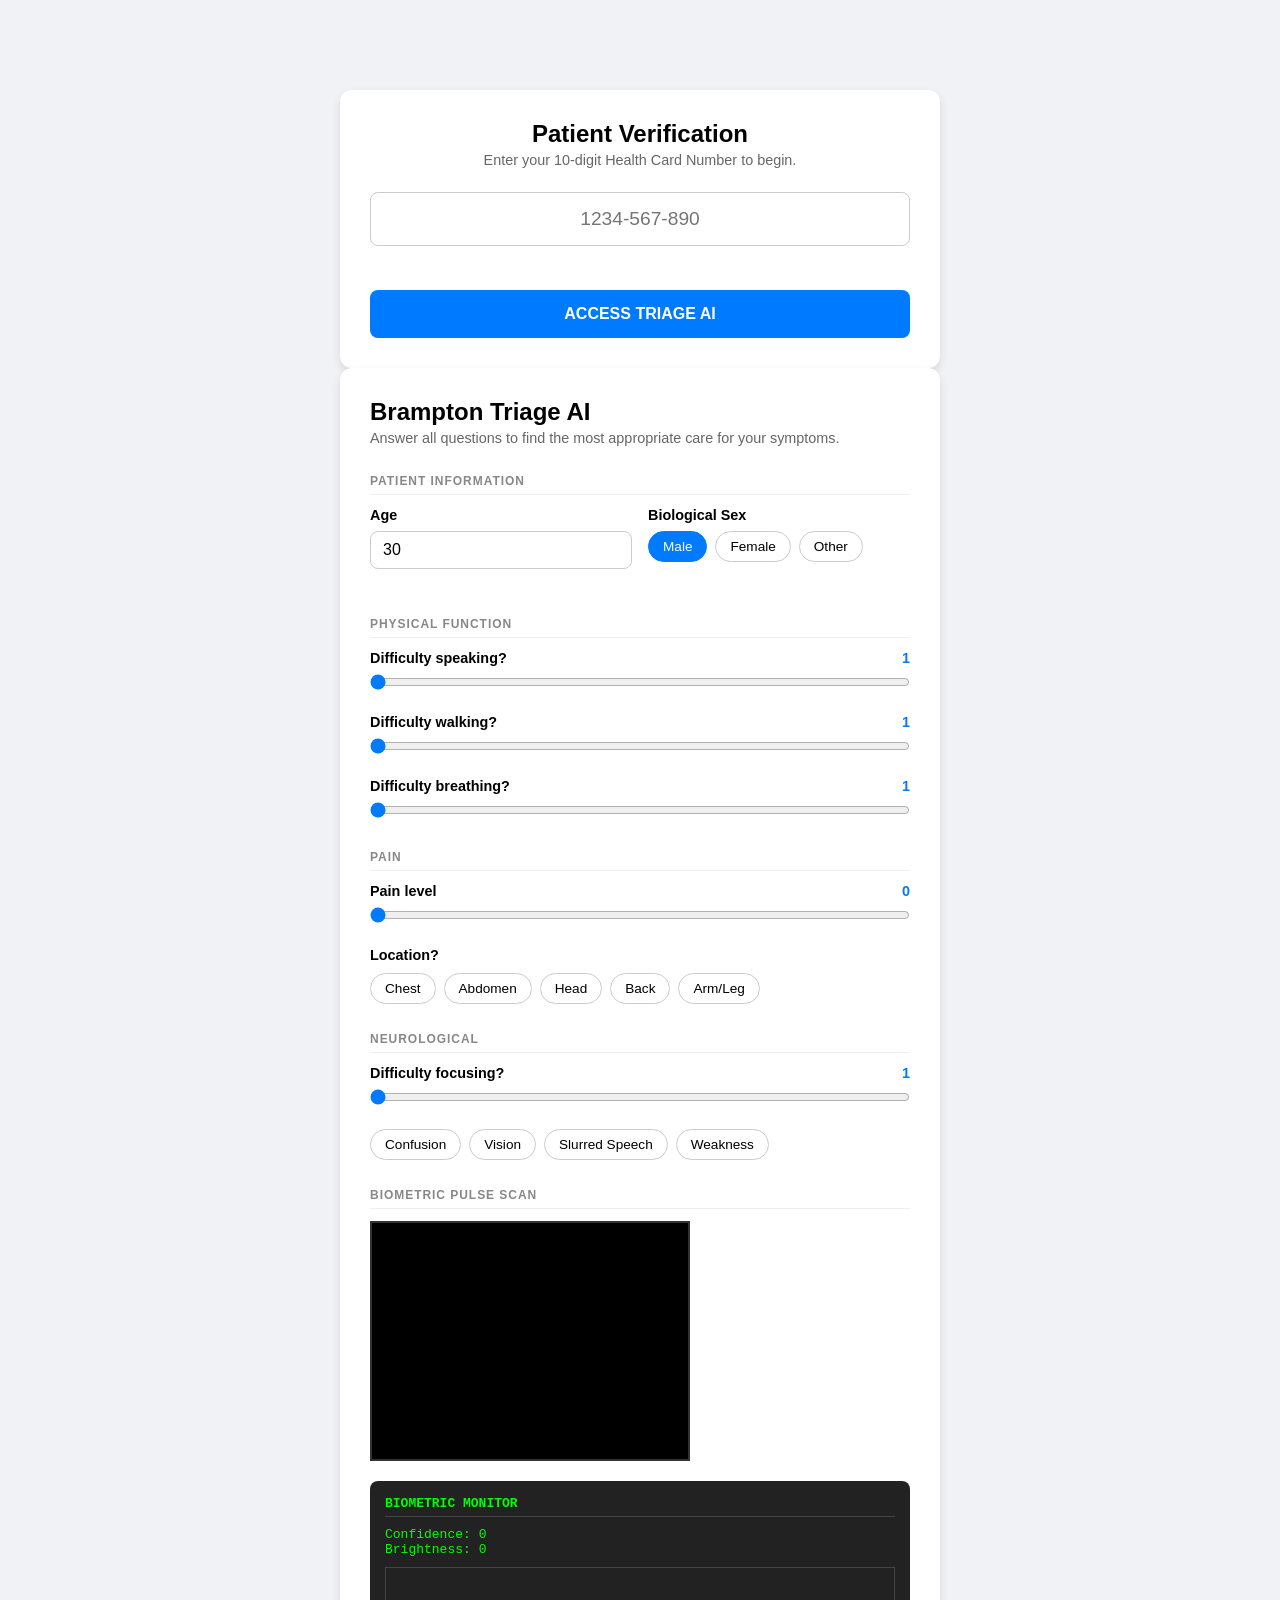
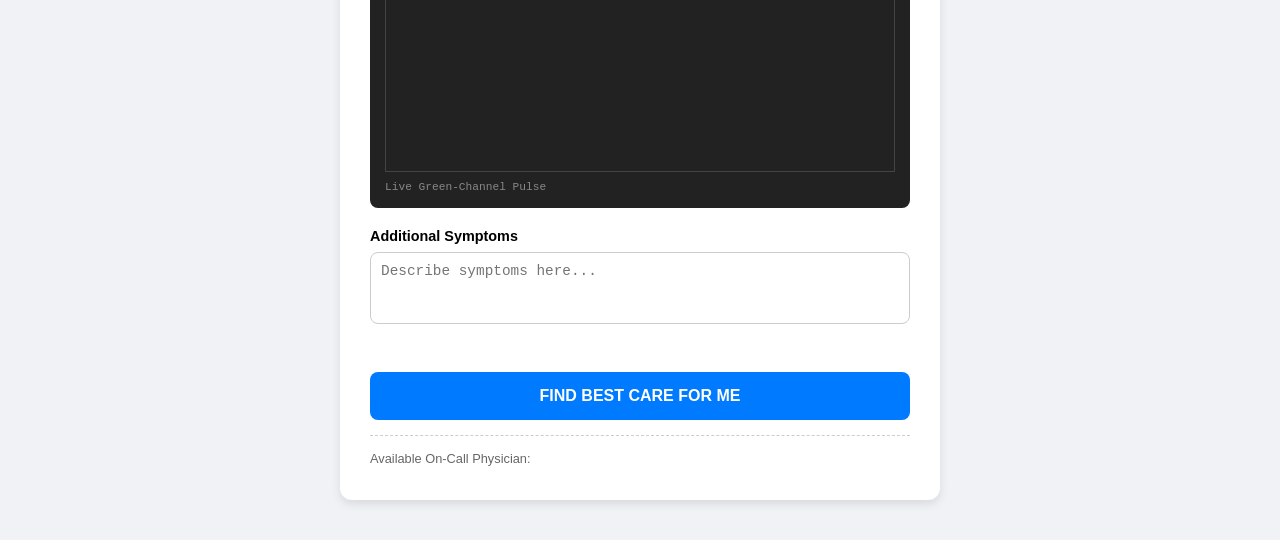
<file: wolfHacks2026/templates/index.html>
<!DOCTYPE html>
<html lang="en">
<head>
    <meta charset="UTF-8">
    <meta name="viewport" content="width=device-width, initial-scale=1.0">
    <title>Brampton Triage AI</title>
    <style>
        * { box-sizing: border-box; margin: 0; padding: 0; }
        body { font-family: sans-serif; background: #f0f2f5; padding: 40px 20px; }
        .card { background: white; padding: 30px; border-radius: 12px; box-shadow: 0 4px 10px rgba(0,0,0,0.1); max-width: 600px; margin: 0 auto; }
        h2 { margin-bottom: 4px; }
        .subtitle { color: #666; font-size: 0.9rem; margin-bottom: 24px; }

        .section-title {
            font-size: 0.75rem;
            font-weight: bold;
            text-transform: uppercase;
            letter-spacing: 0.08em;
            color: #888;
            margin: 28px 0 12px;
            border-bottom: 1px solid #eee;
            padding-bottom: 6px;
        }

        .q-box { margin-bottom: 20px; }
        .q-label { display: flex; justify-content: space-between; font-weight: bold; margin-bottom: 8px; font-size: 0.9rem; }
        .q-val { color: #007bff; }
        input[type="range"] { width: 100%; margin-bottom: 4px; accent-color: #007bff; }
        .range-labels { display: flex; justify-content: space-between; font-size: 0.75rem; color: #999; }

        .radio-group { display: flex; flex-wrap: wrap; gap: 8px; }
        .radio-group label {
            padding: 7px 14px;
            border: 1px solid #ccc;
            border-radius: 20px;
            cursor: pointer;
            font-size: 0.85rem;
            transition: all 0.15s;
            user-select: none;
        }
        .radio-group input { display: none; }
        .radio-group label:has(input:checked) {
            background: #007bff;
            color: white;
            border-color: #007bff;
        }

        .checkbox-group { display: flex; flex-wrap: wrap; gap: 8px; }
        .checkbox-group label {
            padding: 7px 14px;
            border: 1px solid #ccc;
            border-radius: 20px;
            cursor: pointer;
            font-size: 0.85rem;
            transition: all 0.15s;
            user-select: none;
        }
        .checkbox-group input { display: none; }
        .checkbox-group label:has(input:checked) {
            background: #dc3545;
            color: white;
            border-color: #dc3545;
        }

        .row2 { display: grid; grid-template-columns: 1fr 1fr; gap: 16px; }
        .age-input input {
            width: 100%;
            padding: 9px 12px;
            border: 1px solid #ccc;
            border-radius: 8px;
            font-size: 1rem;
        }

        textarea {
            width: 100%;
            height: 72px;
            padding: 10px;
            border-radius: 8px;
            border: 1px solid #ccc;
            font-size: 0.9rem;
            resize: none;
        }

        button.submit-btn {
            width: 100%;
            background: #007bff;
            color: white;
            border: none;
            padding: 15px;
            border-radius: 8px;
            font-weight: bold;
            font-size: 1rem;
            cursor: pointer;
            margin-top: 24px;
        }
        button.submit-btn:hover { background: #0056cc; }
        button.submit-btn:disabled { background: #aaa; cursor: not-allowed; }

        #results {
            display: none;
            margin-top: 28px;
            padding: 20px;
            border-radius: 10px;
            border-left: 5px solid #007bff;
            background: #f8f9ff;
        }
        .result-label { font-size: 0.8rem; color: #666; margin-bottom: 4px; }
        .result-name { font-size: 1.4rem; font-weight: bold; color: #007bff; margin-bottom: 12px; }
        .result-meta { display: flex; gap: 20px; flex-wrap: wrap; }
        .result-chip {
            background: #e9ecef;
            padding: 6px 14px;
            border-radius: 20px;
            font-size: 0.85rem;
        }
        .result-chip span { font-weight: bold; }

        .ctas-badge {
            display: inline-block;
            padding: 4px 12px;
            border-radius: 12px;
            font-size: 0.8rem;
            font-weight: bold;
            margin-bottom: 12px;
        }
        .ctas-1 { background: #dc3545; color: white; }
        .ctas-2 { background: #fd7e14; color: white; }
        .ctas-3 { background: #ffc107; color: #333; }
        .ctas-4 { background: #28a745; color: white; }
        .ctas-5 { background: #6c757d; color: white; }
    </style>
</head>
<body>

<div id="health-card-gate" class="card" style="display: block; text-align: center; margin-top: 50px;">
    <h2>Patient Verification</h2>
    <p class="subtitle">Enter your 10-digit Health Card Number to begin.</p>
    
    <div class="q-box" style="margin-top: 20px;">
        <input type="text" id="health-card-input" placeholder="1234-567-890" 
               style="width: 100%; padding: 15px; border-radius: 8px; border: 1px solid #ccc; font-size: 1.2rem; text-align: center;">
        <p id="gate-error" style="color: #dc3545; font-size: 0.8rem; margin-top: 10px; display: none;">
            Invalid ID. Please enter at least 10 digits.
        </p>
    </div>

    <button class="submit-btn" onclick="verifyHealthCard()">ACCESS TRIAGE AI</button>
</div>
<div class="card">
    <h2>Brampton Triage AI</h2>
    <p class="subtitle">Answer all questions to find the most appropriate care for your symptoms.</p>

    <div class="section-title">Patient Information</div>
    <div class="row2">
        <div class="q-box age-input">
            <div class="q-label">Age</div>
            <input type="number" id="age" value="30" min="0" max="120">
        </div>
        <div class="q-box">
            <div class="q-label">Biological Sex</div>
            <div class="radio-group">
                <label><input type="radio" name="sex" value="M" checked><span>Male</span></label>
                <label><input type="radio" name="sex" value="F"><span>Female</span></label>
                <label><input type="radio" name="sex" value="O"><span>Other</span></label>
            </div>
        </div>
    </div>

    <div class="section-title">Physical Function</div>
    <div class="q-box">
        <div class="q-label">Difficulty speaking? <span class="q-val" id="speak-val">1</span></div>
        <input type="range" id="speak" min="1" max="10" value="1" oninput="document.getElementById('speak-val').textContent=this.value">
    </div>

    <div class="q-box">
        <div class="q-label">Difficulty walking? <span class="q-val" id="walk-val">1</span></div>
        <input type="range" id="walk" min="1" max="10" value="1" oninput="document.getElementById('walk-val').textContent=this.value">
    </div>

    <div class="q-box">
        <div class="q-label">Difficulty breathing? <span class="q-val" id="breath-val">1</span></div>
        <input type="range" id="breath" min="1" max="10" value="1" oninput="document.getElementById('breath-val').textContent=this.value">
    </div>

    <div class="section-title">Pain</div>
    <div class="q-box">
        <div class="q-label">Pain level <span class="q-val" id="pain-val">0</span></div>
        <input type="range" id="pain" min="0" max="10" value="0" oninput="document.getElementById('pain-val').textContent=this.value">
    </div>

    <div class="q-box">
        <div class="q-label" style="margin-bottom:10px;">Location?</div>
        <div class="checkbox-group">
            <label><input type="checkbox" name="pain_loc" value="chest"><span>Chest</span></label>
            <label><input type="checkbox" name="pain_loc" value="abdomen"><span>Abdomen</span></label>
            <label><input type="checkbox" name="pain_loc" value="head"><span>Head</span></label>
            <label><input type="checkbox" name="pain_loc" value="back"><span>Back</span></label>
            <label><input type="checkbox" name="pain_loc" value="arm_leg"><span>Arm/Leg</span></label>
        </div>
    </div>

    <div class="section-title">Neurological</div>
    <div class="q-box">
        <div class="q-label">Difficulty focusing? <span class="q-val" id="focus-val">1</span></div>
        <input type="range" id="focus" min="1" max="10" value="1" oninput="document.getElementById('focus-val').textContent=this.value">
    </div>

    <div class="q-box">
        <div class="checkbox-group">
            <label><input type="checkbox" name="neuro" value="confusion"><span>Confusion</span></label>
            <label><input type="checkbox" name="neuro" value="vision"><span>Vision</span></label>
            <label><input type="checkbox" name="neuro" value="slurred"><span>Slurred Speech</span></label>
            <label><input type="checkbox" name="neuro" value="weakness"><span>Weakness</span></label>
        </div>
    </div>

    <div class="section-title">Biometric Pulse Scan</div>
    <div style="display: flex; gap: 20px; margin-bottom: 20px; flex-wrap: wrap;">
        <div id="camera-container" style="position: relative; width: 320px; height: 240px; border: 2px solid #333; background: #000;">
            <video id="video" width="320" height="240" autoplay muted style="position: absolute; top:0; left:0;"></video>
            <canvas id="overlay" width="320" height="240" style="position: absolute; top:0; left:0; z-index: 10;"></canvas>
        </div>

        <div style="flex-grow: 1; background: #222; color: #0f0; padding: 15px; font-family: monospace; border-radius: 8px; min-width: 200px;">
            <div style="font-weight: bold; border-bottom: 1px solid #444; padding-bottom: 5px;">BIOMETRIC MONITOR</div>
            <div style="margin-top:10px;">Confidence: <span id="mon-conf">0</span></div>
            <div>Brightness: <span id="mon-bright">0</span></div>
            <canvas id="pulseGraph" width="200" height="80" style="border: 1px solid #444; margin-top: 10px; width: 100%;"></canvas>
            <div style="font-size: 0.7rem; color: #888; margin-top: 5px;">Live Green-Channel Pulse</div>
        </div>
    </div>

    <div class="q-box">
        <div class="q-label">Additional Symptoms</div>
        <textarea id="text_symptoms" placeholder="Describe symptoms here..."></textarea>
    </div>

    <button class="submit-btn" onclick="runTriage()" id="submit-btn">FIND BEST CARE FOR ME</button>

    <div id="results">
        <div class="result-label">Recommended care:</div>
        <div class="result-name" id="target"></div>
        <div id="ctas-badge" class="ctas-badge"></div>
        <div class="result-meta">
            <div class="result-chip">Wait: <span id="wait"></span></div>
            <div class="result-chip">Severity: <span id="sev"></span>/10</div>
            <div class="result-chip" style="color: white; background-color: white   ;">HR: <span id="res-hr">--</span> bpm</div>
        </div>
    </div>
    <div style="margin-top: 15px; padding-top: 15px; border-top: 1px dashed #ccc;">
    <div style="font-size: 0.8rem; color: #666; margin-bottom: 4px;">Available On-Call Physician:</div>
    <div id="doc-name" style="font-weight: bold; color: #333;"></div>
    <div id="doc-specialty" style="font-size: 0.85rem; color: #555; font-style: italic;"></div>
</div>
</div>

<script>

    function verifyHealthCard() {
    const input = document.getElementById('health-card-input').value;
    const error = document.getElementById('gate-error');
    
    // Checks if the user entered at least 10 characters
    if (input.trim().length >= 10) {
        // 1. Hide the Gate
        document.getElementById('health-card-gate').style.display = 'none';
        
        // 2. Show the Triage App
        document.getElementById('main-triage-app').style.display = 'block';
        
        // 3. Start the Camera (Crucial step!)
        startRPPG();
    } else {
        error.style.display = 'block';
    }
}
const doctors = [
    { name: "Dr. Aris Thorne", specialty: "Emergency Medicine Specialist" },
    { name: "Dr. Elena Vance", specialty: "Critical Care Lead" },
    { name: "Dr. Julian Kovic", specialty: "Triage Consultant" },
    { name: "Dr. Sarah Chen", specialty: "General Practitioner" },
    { name: "Dr. Marcus Reed", specialty: "Cardiology Fellow" }
];
let video = document.getElementById('video');
let overlay = document.getElementById('overlay');
let oCtx = overlay.getContext('2d', { willReadFrequently: true });
let graphCanvas = document.getElementById('pulseGraph');
let gCtx = graphCanvas.getContext('2d');

let heartRateSamples = [];
let lastConfidence = 0;
let avgBrightness = 0;

async function startRPPG() {
    try {
        const stream = await navigator.mediaDevices.getUserMedia({ video: { width: 320, height: 240 } });
        video.srcObject = stream;
        video.onloadedmetadata = () => {
            video.play();
            requestAnimationFrame(processFrame);
        };
    } catch (err) {
        console.error("Camera access denied.");
    }
}

function processFrame() {
    if (video.paused || video.ended) return;

    // 1. Draw video to overlay so user sees themselves
    oCtx.drawImage(video, 0, 0, 320, 240);

    // 2. Forehead Region of Interest (ROI)
    const rx = 110, ry = 40, rw = 100, rh = 40;
    
    // Draw ROI Box
    oCtx.strokeStyle = (lastConfidence > 0.5) ? "#00ff00" : "#ff0000";
    oCtx.lineWidth = 2;
    oCtx.strokeRect(rx, ry, rw, rh);
    oCtx.fillStyle = "rgba(0, 255, 0, 0.1)";
    oCtx.fillRect(rx, ry, rw, rh);

    // 3. Extract RGB Data
    const imgData = oCtx.getImageData(rx, ry, rw, rh);
    const data = imgData.data;
    let greenSum = 0;
    let brightSum = 0;

    for (let i = 0; i < data.length; i += 4) {
        brightSum += (data[i] + data[i+1] + data[i+2]) / 3;
        greenSum += data[i+1]; 
    }

    const avgGreen = greenSum / (data.length / 4);
    avgBrightness = brightSum / (data.length / 4);

    // 4. Update UI Monitor
    lastConfidence = (avgBrightness > 40 && avgBrightness < 220) ? 0.95 : 0.15;
    document.getElementById('mon-conf').innerText = lastConfidence.toFixed(2);
    document.getElementById('mon-bright').innerText = Math.round(avgBrightness);

    // 5. Store for Pulse
    if (lastConfidence > 0.5) {
        heartRateSamples.push(avgGreen);
        if (heartRateSamples.length > 100) heartRateSamples.shift();
    }

    drawPulseGraph();
    requestAnimationFrame(processFrame);
}

function drawPulseGraph() {
    gCtx.clearRect(0, 0, graphCanvas.width, graphCanvas.height);
    if (heartRateSamples.length < 2) return;

    const min = Math.min(...heartRateSamples);
    const max = Math.max(...heartRateSamples);
    const range = max - min || 1;

    gCtx.beginPath();
    gCtx.strokeStyle = "#00ff00";
    gCtx.lineWidth = 2;

    for (let i = 0; i < heartRateSamples.length; i++) {
        const x = (i / 100) * graphCanvas.width;
        const y = graphCanvas.height - ((heartRateSamples[i] - min) / range) * graphCanvas.height;
        if (i === 0) gCtx.moveTo(x, y);
        else gCtx.lineTo(x, y);
    }
    gCtx.stroke();
}

function getChecked(name) {
    return Array.from(document.querySelectorAll(`input[name="${name}"]:checked`)).map(el => el.value);
}

function getRadio(name) {
    const el = document.querySelector(`input[name="${name}"]:checked`);
    return el ? el.value : null;
}

function ctasLabel(severity) {
    if (severity >= 9) return { label: "CTAS 1 — Resuscitation", cls: "ctas-1" };
    if (severity >= 7) return { label: "CTAS 2 — Emergent", cls: "ctas-2" };
    if (severity >= 5) return { label: "CTAS 3 — Urgent", cls: "ctas-3" };
    if (severity >= 3) return { label: "CTAS 4 — Less Urgent", cls: "ctas-4" };
    return { label: "CTAS 5 — Non-Urgent", cls: "ctas-5" };
}

async function runTriage() {
    // Pick a random doctor from the list
const randomDoc = doctors[Math.floor(Math.random() * doctors.length)];

// Push their info to the screen
document.getElementById('doc-name').textContent = randomDoc.name;
document.getElementById('doc-specialty').textContent = randomDoc.specialty;
    const btn = document.getElementById('submit-btn');
    btn.disabled = true;
    btn.textContent = 'Calculating...';

    // Simple peak count for HR
    let peaks = 0;
    for (let i = 1; i < heartRateSamples.length - 1; i++) {
        if (heartRateSamples[i] > heartRateSamples[i-1] && heartRateSamples[i] > heartRateSamples[i+1]) {
            peaks++;
        }
    }
    const estimatedHR = Math.round((peaks / 4) * 60); // Roughly 4-5 seconds of buffer

    const startTriage = async (coords) => {
        try {
            const payload = {
                age: parseInt(document.getElementById('age').value),
                sex: getRadio('sex'),
                speak: parseInt(document.getElementById('speak').value),
                walk: parseInt(document.getElementById('walk').value),
                breath: parseInt(document.getElementById('breath').value),
                pain: parseInt(document.getElementById('pain').value),
                focus: parseInt(document.getElementById('focus').value),
                pain_loc: getChecked('pain_loc'),
                neuro: getChecked('neuro'),
                text_symptoms: document.getElementById('text_symptoms').value,
                lat: coords.latitude,
                lon: coords.longitude,
                rppg_hr: estimatedHR || 72,
                rppg_confidence: lastConfidence
            };

            const res = await fetch('/api/triage', {
                method: 'POST',
                headers: { 'Content-Type': 'application/json' },
                body: JSON.stringify(payload)
            });

            const data = await res.json();
            const ctas = ctasLabel(data.calc_severity);

            document.getElementById('results').style.display = 'block';
            document.getElementById('target').textContent = data.target;
            document.getElementById('wait').textContent = data.wait;
            document.getElementById('sev').textContent = data.calc_severity;
            document.getElementById('res-hr').textContent = estimatedHR || "--";

            const badge = document.getElementById('ctas-badge');
            badge.textContent = ctas.label;
            badge.className = 'ctas-badge ' + ctas.cls;

            document.getElementById('results').scrollIntoView({ behavior: 'smooth' });

        } catch (err) {
            alert("Connection error.");
        } finally {
            btn.disabled = false;
            btn.textContent = 'FIND BEST CARE FOR ME';
        }
    };

    navigator.geolocation.getCurrentPosition(
        pos => startTriage(pos.coords),
        () => startTriage({ latitude: 43.73, longitude: -79.74 })
    );
}

window.onload = startRPPG;
</script>
</body>
</html>
</file>
